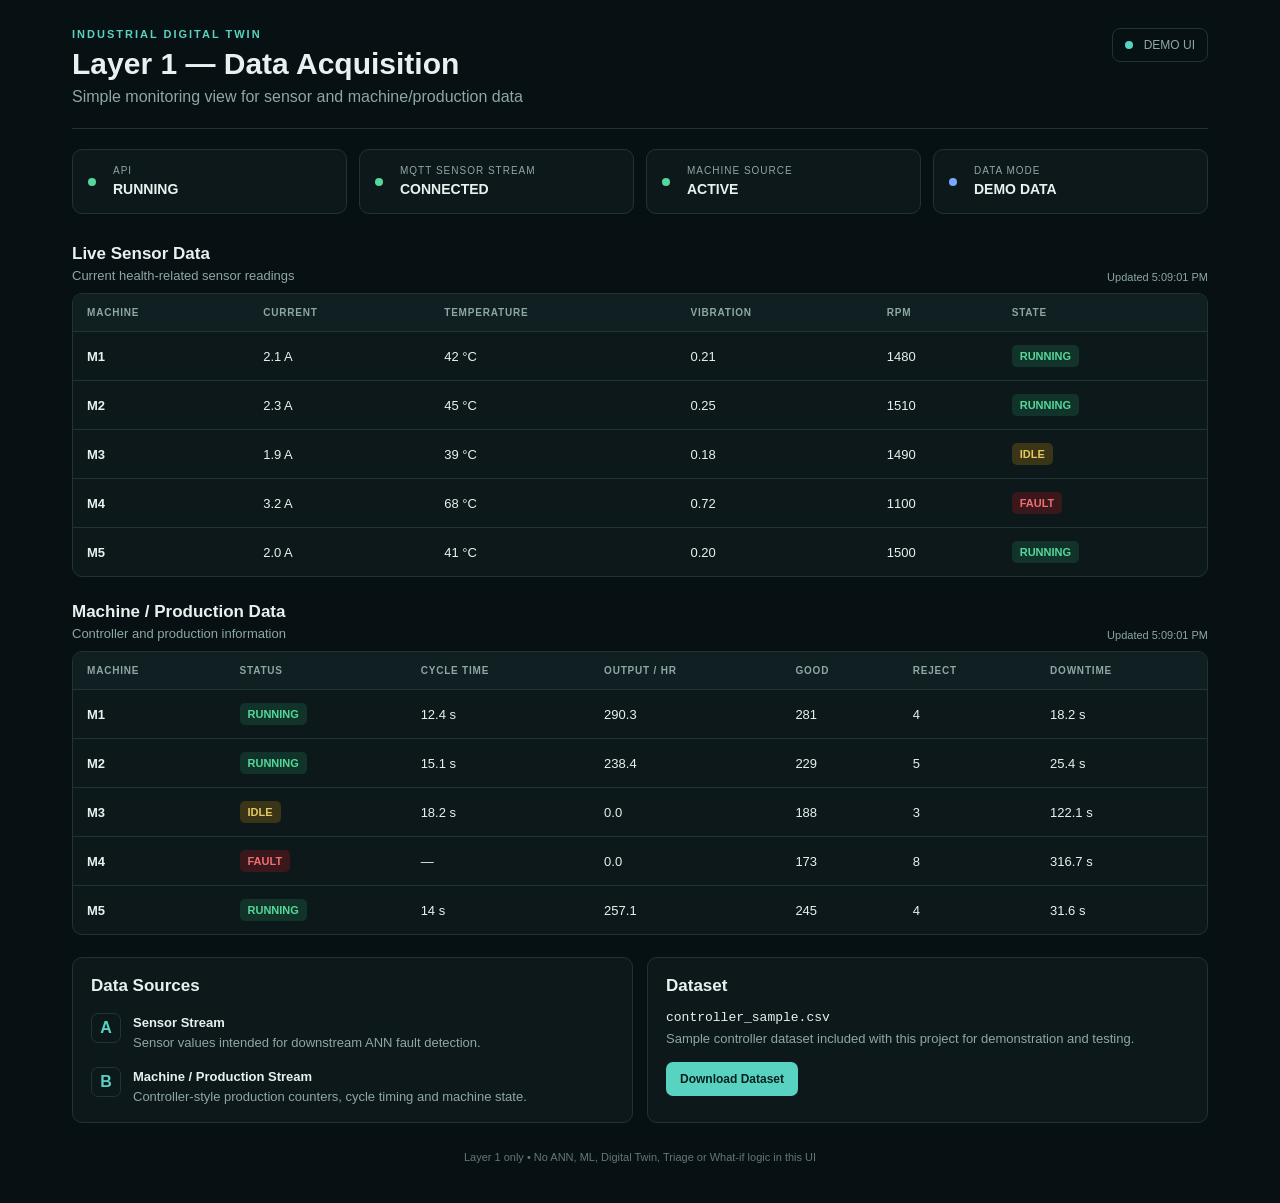
<file: layers/layer1/frontend/index.html>
<!DOCTYPE html>
<html lang="en">
<head>
  <meta charset="UTF-8" />
  <meta name="viewport" content="width=device-width, initial-scale=1.0" />
  <title>Layer 1 - Data Acquisition</title>
  <link rel="stylesheet" href="style.css" />
</head>
<body>
  <div class="page">
    <header class="topbar">
      <div>
        <p class="eyebrow">INDUSTRIAL DIGITAL TWIN</p>
        <h1>Layer 1 — Data Acquisition</h1>
        <p class="subtitle">Simple monitoring view for sensor and machine/production data</p>
      </div>
      <div class="badge"><span class="dot"></span> DEMO UI</div>
    </header>

    <section class="status-grid">
      <div class="status-card"><span class="dot green"></span><div><small>API</small><strong>RUNNING</strong></div></div>
      <div class="status-card"><span class="dot green"></span><div><small>MQTT SENSOR STREAM</small><strong>CONNECTED</strong></div></div>
      <div class="status-card"><span class="dot green"></span><div><small>MACHINE SOURCE</small><strong>ACTIVE</strong></div></div>
      <div class="status-card"><span class="dot blue"></span><div><small>DATA MODE</small><strong>DEMO DATA</strong></div></div>
    </section>

    <section class="section-head">
      <div><h2>Live Sensor Data</h2><p>Current health-related sensor readings</p></div>
      <span class="updated" id="sensorTime">Updated just now</span>
    </section>
    <section class="table-card">
      <div class="table-wrap"><table>
        <thead><tr><th>Machine</th><th>Current</th><th>Temperature</th><th>Vibration</th><th>RPM</th><th>State</th></tr></thead>
        <tbody id="sensorTable"></tbody>
      </table></div>
    </section>

    <section class="section-head">
      <div><h2>Machine / Production Data</h2><p>Controller and production information</p></div>
      <span class="updated" id="productionTime">Updated just now</span>
    </section>
    <section class="table-card">
      <div class="table-wrap"><table>
        <thead><tr><th>Machine</th><th>Status</th><th>Cycle Time</th><th>Output / hr</th><th>Good</th><th>Reject</th><th>Downtime</th></tr></thead>
        <tbody id="productionTable"></tbody>
      </table></div>
    </section>

    <section class="bottom-grid">
      <div class="info-card">
        <h2>Data Sources</h2>
        <div class="source"><span class="source-icon">A</span><div><strong>Sensor Stream</strong><p>Sensor values intended for downstream ANN fault detection.</p></div></div>
        <div class="source"><span class="source-icon">B</span><div><strong>Machine / Production Stream</strong><p>Controller-style production counters, cycle timing and machine state.</p></div></div>
      </div>
      <div class="info-card">
        <h2>Dataset</h2>
        <p class="dataset-name">controller_sample.csv</p>
        <p>Sample controller dataset included with this project for demonstration and testing.</p>
        <a class="button" href="../datasets/controller_sample.csv" download>Download Dataset</a>
      </div>
    </section>

    <footer>Layer 1 only • No ANN, ML, Digital Twin, Triage or What-if logic in this UI</footer>
  </div>
  <script src="script.js"></script>
</body>
</html>
</file>
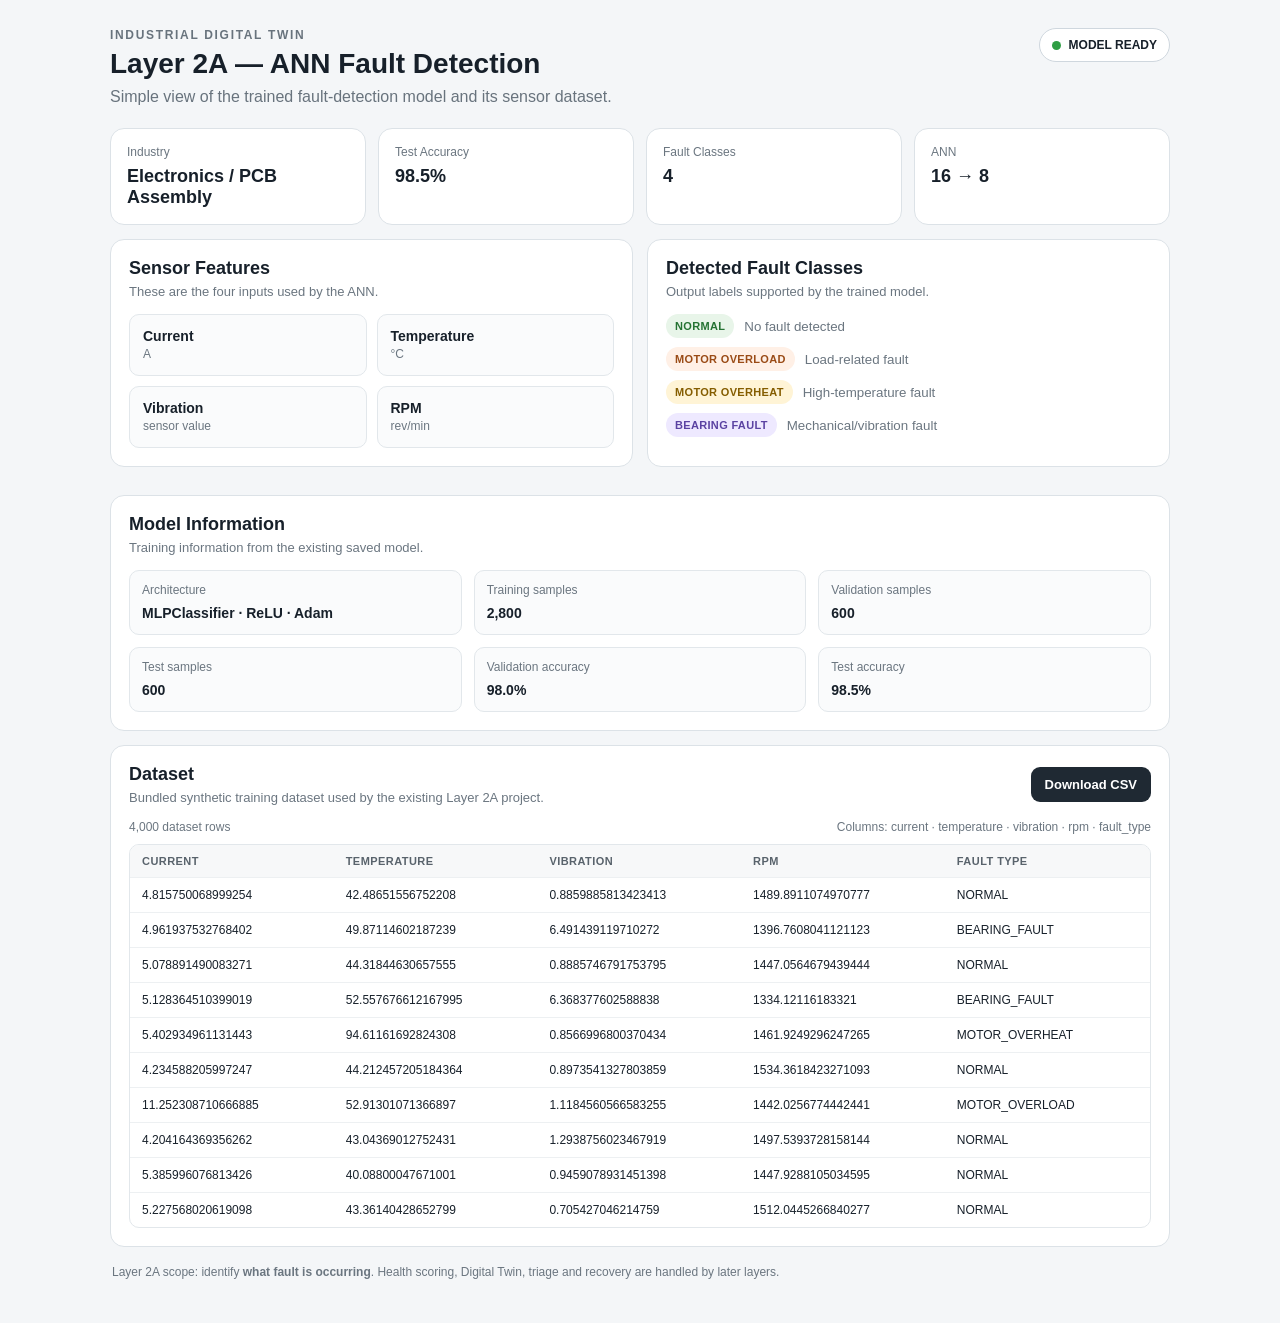
<file: layers/layer2a/frontend/index.html>
<!doctype html>
<html lang="en">
<head>
  <meta charset="utf-8">
  <meta name="viewport" content="width=device-width, initial-scale=1">
  <title>Layer 2A — ANN Fault Detection</title>
  <link rel="stylesheet" href="style.css">
</head>
<body>
  <main class="app">
    <header class="topbar">
      <div>
        <p class="eyebrow">INDUSTRIAL DIGITAL TWIN</p>
        <h1>Layer 2A — ANN Fault Detection</h1>
        <p class="subtitle">Simple view of the trained fault-detection model and its sensor dataset.</p>
      </div>
      <div class="status"><span class="dot"></span> MODEL READY</div>
    </header>

    <section class="cards">
      <article class="card metric"><span>Industry</span><strong>Electronics / PCB Assembly</strong></article>
      <article class="card metric"><span>Test Accuracy</span><strong>98.5%</strong></article>
      <article class="card metric"><span>Fault Classes</span><strong>4</strong></article>
      <article class="card metric"><span>ANN</span><strong>16 → 8</strong></article>
    </section>

    <section class="grid">
      <article class="panel">
        <div class="panel-head">
          <div>
            <h2>Sensor Features</h2>
            <p>These are the four inputs used by the ANN.</p>
          </div>
        </div>
        <div class="feature-grid">
          <div class="feature"><b>Current</b><span>A</span></div>
          <div class="feature"><b>Temperature</b><span>°C</span></div>
          <div class="feature"><b>Vibration</b><span>sensor value</span></div>
          <div class="feature"><b>RPM</b><span>rev/min</span></div>
        </div>
      </article>

      <article class="panel">
        <div class="panel-head">
          <div>
            <h2>Detected Fault Classes</h2>
            <p>Output labels supported by the trained model.</p>
          </div>
        </div>
        <div class="fault-list">
          <div><span class="pill normal">NORMAL</span><small>No fault detected</small></div>
          <div><span class="pill overload">MOTOR OVERLOAD</span><small>Load-related fault</small></div>
          <div><span class="pill overheat">MOTOR OVERHEAT</span><small>High-temperature fault</small></div>
          <div><span class="pill bearing">BEARING FAULT</span><small>Mechanical/vibration fault</small></div>
        </div>
      </article>
    </section>

    <section class="panel">
      <div class="panel-head">
        <div>
          <h2>Model Information</h2>
          <p>Training information from the existing saved model.</p>
        </div>
      </div>
      <div class="info-grid">
        <div><span>Architecture</span><b>MLPClassifier · ReLU · Adam</b></div>
        <div><span>Training samples</span><b>2,800</b></div>
        <div><span>Validation samples</span><b>600</b></div>
        <div><span>Test samples</span><b>600</b></div>
        <div><span>Validation accuracy</span><b>98.0%</b></div>
        <div><span>Test accuracy</span><b>98.5%</b></div>
      </div>
    </section>

    <section class="panel">
      <div class="panel-head actions">
        <div>
          <h2>Dataset</h2>
          <p>Bundled synthetic training dataset used by the existing Layer 2A project.</p>
        </div>
        <a class="button" href="electronics_pcb_synthetic.csv" download>Download CSV</a>
      </div>
      <div class="dataset-meta">
        <span id="rowCount">Loading rows…</span>
        <span>Columns: current · temperature · vibration · rpm · fault_type</span>
      </div>
      <div class="table-wrap">
        <table id="datasetTable">
          <thead>
            <tr>
              <th>Current</th><th>Temperature</th><th>Vibration</th><th>RPM</th><th>Fault Type</th>
            </tr>
          </thead>
          <tbody></tbody>
        </table>
      </div>
    </section>

    <footer>
      Layer 2A scope: identify <b>what fault is occurring</b>. Health scoring, Digital Twin, triage and recovery are handled by later layers.
    </footer>
  </main>
  <script src="script.js"></script>
</body>
</html>
</file>
<file: layers/layer1/frontend/style.css>
:root{--bg:#071012;--panel:#0d181a;--panel2:#101f21;--border:#203437;--text:#e7f2f0;--muted:#8ea7a5;--accent:#58d3c2;--good:#54d89a;--warn:#e6c85e;--bad:#f06d73;--blue:#78a9ff}
*{box-sizing:border-box}body{margin:0;background:var(--bg);color:var(--text);font-family:Inter,Segoe UI,Arial,sans-serif}.page{max-width:1180px;margin:0 auto;padding:28px 22px 40px}.topbar{display:flex;justify-content:space-between;gap:20px;align-items:flex-start;border-bottom:1px solid var(--border);padding-bottom:22px}.eyebrow{font-size:11px;letter-spacing:2px;color:var(--accent);margin:0 0 7px;font-weight:700}h1{font-size:30px;margin:0 0 7px}.subtitle{margin:0;color:var(--muted)}.badge{border:1px solid var(--border);padding:9px 12px;border-radius:8px;color:var(--muted);font-size:12px;white-space:nowrap}.dot{width:8px;height:8px;border-radius:50%;background:var(--accent);display:inline-block;margin-right:7px}.dot.green{background:var(--good)}.dot.blue{background:var(--blue)}.status-grid{display:grid;grid-template-columns:repeat(4,1fr);gap:12px;margin:20px 0 30px}.status-card{background:var(--panel);border:1px solid var(--border);border-radius:10px;padding:15px;display:flex;align-items:center;gap:10px}.status-card small{display:block;color:var(--muted);font-size:10px;letter-spacing:1px;margin-bottom:4px}.status-card strong{font-size:14px}.section-head{display:flex;justify-content:space-between;align-items:end;margin:25px 0 10px}.section-head h2,.info-card h2{font-size:17px;margin:0 0 4px}.section-head p,.info-card p{color:var(--muted);font-size:13px;margin:0}.updated{font-size:11px;color:var(--muted)}.table-card,.info-card{background:var(--panel);border:1px solid var(--border);border-radius:10px;overflow:hidden}.table-wrap{overflow-x:auto}table{width:100%;border-collapse:collapse;min-width:700px}th,td{padding:13px 14px;text-align:left;border-bottom:1px solid var(--border);font-size:13px}th{font-size:10px;text-transform:uppercase;letter-spacing:.8px;color:var(--muted);background:var(--panel2)}tr:last-child td{border-bottom:0}.state{font-size:11px;font-weight:700;padding:5px 8px;border-radius:5px;display:inline-block}.running{color:var(--good);background:#123329}.idle{color:var(--warn);background:#393516}.fault{color:var(--bad);background:#3a171a}.maintenance{color:var(--blue);background:#172942}.bottom-grid{display:grid;grid-template-columns:1fr 1fr;gap:14px;margin-top:22px}.info-card{padding:18px}.source{display:flex;gap:12px;margin-top:17px}.source-icon{width:30px;height:30px;border:1px solid var(--border);border-radius:7px;display:grid;place-items:center;color:var(--accent);font-weight:700}.source strong{font-size:13px}.source p{margin-top:4px}.dataset-name{font-family:Consolas,monospace!important;color:var(--text)!important;margin:14px 0 6px!important}.button{display:inline-block;margin-top:16px;padding:10px 14px;border-radius:7px;background:var(--accent);color:#06201d;text-decoration:none;font-weight:700;font-size:12px}footer{text-align:center;color:#617977;font-size:11px;margin-top:28px}
@media(max-width:800px){.status-grid{grid-template-columns:1fr 1fr}.bottom-grid{grid-template-columns:1fr}.topbar{flex-direction:column}.page{padding:20px 14px}h1{font-size:25px}}
@media(max-width:480px){.status-grid{grid-template-columns:1fr}.section-head{align-items:flex-start;flex-direction:column;gap:5px}}
</file>
<file: layers/layer2a/frontend/style.css>
*{box-sizing:border-box}
:root{font-family:Inter,Segoe UI,Arial,sans-serif;color:#17202a;background:#f4f6f8}
body{margin:0}
.app{max-width:1100px;margin:0 auto;padding:28px 20px 40px}
.topbar{display:flex;justify-content:space-between;gap:20px;align-items:flex-start;margin-bottom:22px}
.eyebrow{margin:0 0 6px;font-size:12px;letter-spacing:.14em;font-weight:700;color:#68737d}
h1{margin:0;font-size:28px;line-height:1.15}
.subtitle{margin:8px 0 0;color:#68737d}
.status{display:flex;align-items:center;gap:8px;padding:9px 12px;border:1px solid #cfd7de;border-radius:999px;background:#fff;font-size:12px;font-weight:700;white-space:nowrap}
.dot{width:9px;height:9px;border-radius:50%;background:#2f9e44}
.cards{display:grid;grid-template-columns:repeat(4,1fr);gap:12px;margin-bottom:14px}
.card,.panel{background:#fff;border:1px solid #dce2e7;border-radius:14px}
.metric{padding:16px}
.metric span,.info-grid span{display:block;font-size:12px;color:#6b7680;margin-bottom:7px}
.metric strong{font-size:18px}
.grid{display:grid;grid-template-columns:1fr 1fr;gap:14px;margin-bottom:14px}
.panel{padding:18px;margin-bottom:14px}
.panel-head{display:flex;justify-content:space-between;gap:14px;align-items:flex-start;margin-bottom:15px}
.panel-head h2{margin:0;font-size:18px}
.panel-head p{margin:5px 0 0;color:#6b7680;font-size:13px}
.feature-grid{display:grid;grid-template-columns:1fr 1fr;gap:10px}
.feature{padding:13px;border:1px solid #e2e7eb;border-radius:10px;background:#fafbfc}
.feature b{display:block;font-size:14px}.feature span{font-size:12px;color:#6b7680}
.fault-list{display:grid;gap:9px}
.fault-list>div{display:flex;align-items:center;gap:10px;flex-wrap:wrap}
.fault-list small{color:#6b7680}
.pill{display:inline-block;padding:6px 9px;border-radius:999px;font-size:11px;font-weight:800;letter-spacing:.03em}
.normal{background:#e8f5e9;color:#257333}.overload{background:#fff0e6;color:#9a4b16}.overheat{background:#fff4d6;color:#855d00}.bearing{background:#eee9ff;color:#5b43a2}
.info-grid{display:grid;grid-template-columns:repeat(3,1fr);gap:12px}
.info-grid>div{padding:12px;background:#fafbfc;border:1px solid #e2e7eb;border-radius:10px}
.info-grid b{font-size:14px}
.actions{align-items:center}
.button{display:inline-block;text-decoration:none;color:#fff;background:#1f2933;padding:10px 14px;border-radius:9px;font-size:13px;font-weight:700}
.dataset-meta{display:flex;justify-content:space-between;gap:12px;flex-wrap:wrap;color:#6b7680;font-size:12px;margin-bottom:10px}
.table-wrap{overflow:auto;border:1px solid #e2e7eb;border-radius:10px}
table{width:100%;border-collapse:collapse;min-width:650px}
th,td{text-align:left;padding:10px 12px;border-bottom:1px solid #edf0f2;font-size:12px}
th{background:#f7f8f9;font-size:11px;color:#59636c;text-transform:uppercase;letter-spacing:.04em}
tbody tr:last-child td{border-bottom:0}
footer{color:#6b7680;font-size:12px;line-height:1.5;padding:2px 2px}
@media(max-width:760px){.topbar{flex-direction:column}.cards{grid-template-columns:1fr 1fr}.grid{grid-template-columns:1fr}.info-grid{grid-template-columns:1fr 1fr}}
@media(max-width:480px){.app{padding:20px 14px 32px}.cards{grid-template-columns:1fr}.info-grid{grid-template-columns:1fr}h1{font-size:23px}}
</file>
